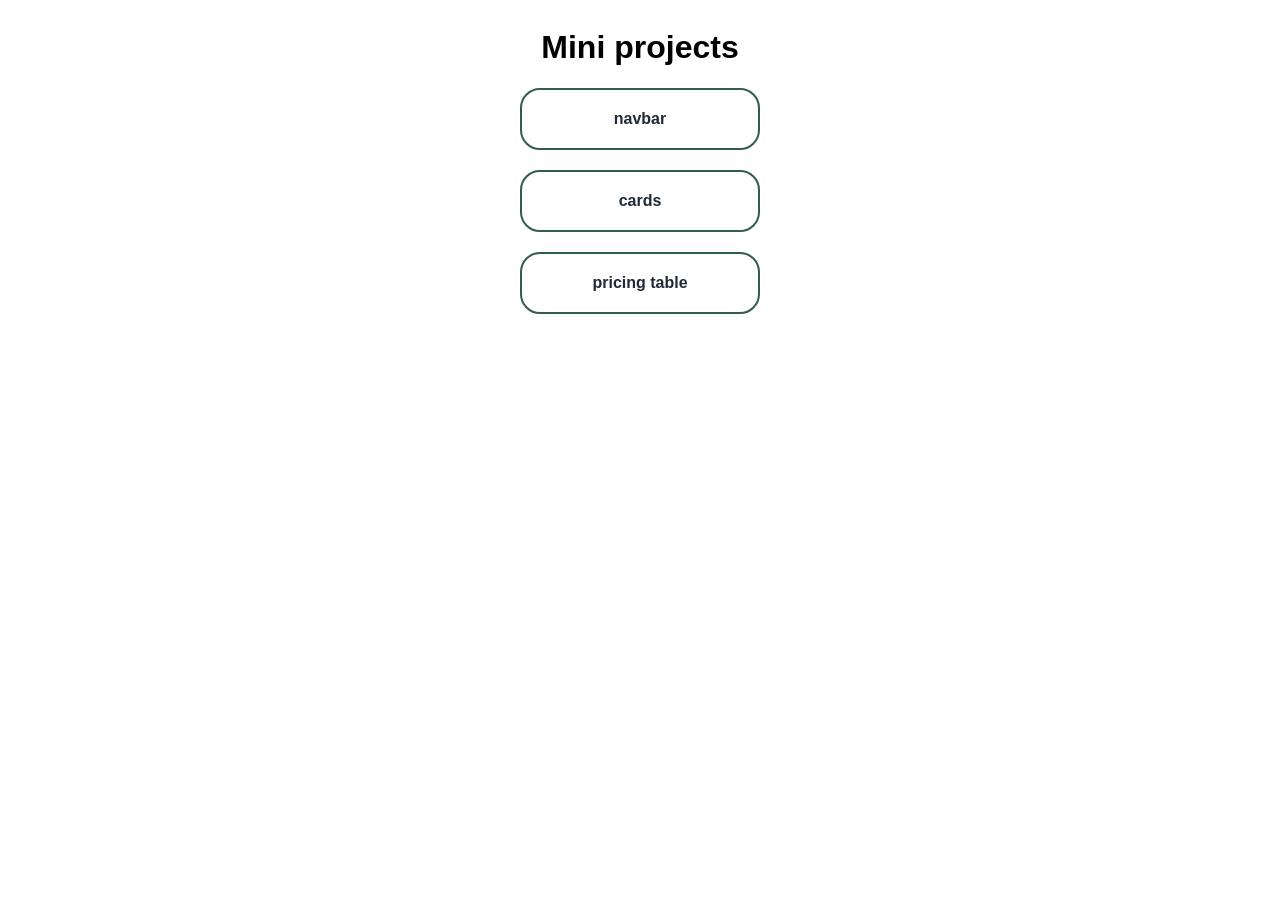
<file: index.html>
<!DOCTYPE html>
<html lang="en">
<head>
    <meta charset="UTF-8">
    <meta name="viewport" content="width=device-width, initial-scale=1.0">
    <link rel="stylesheet" href="style.css" />
    <title>Three layouts</title>
</head>
<body>
    <header class="header-mini-project">
        <h1>Mini projects</h1>
    </header>
    <nav class="links-mini-project">
        <a class="navbar" href="navbar.html">navbar</a>
        <a class="cards" href="cards.html">cards</a>
        <a class="pricing" href="pricing.html">pricing table</a>
    </nav>  
</body>
</html>
</file>
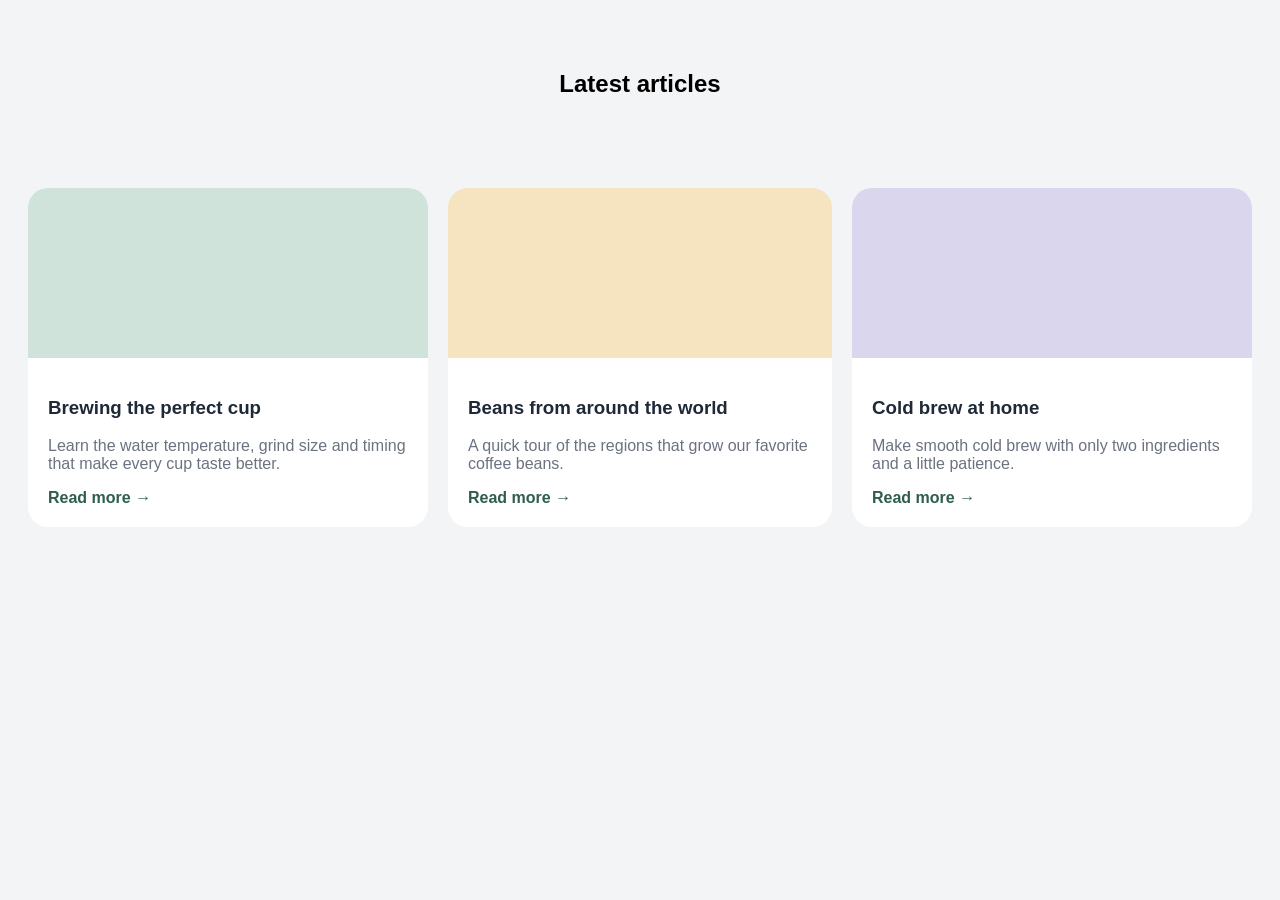
<file: cards.html>
<!DOCTYPE html>
<html lang="en">

<head>
    <meta charset="UTF-8">
    <meta name="viewport" content="width=device-width, initial-scale=1.0">
    <link rel="stylesheet" href="style.css"/>
    <title>card grid</title>
</head>

<body class="card-grid-body">
    <header class="card-grid-title">
        <h2 > Latest articles</h2>
    </header>
    <main>
        <div class="card-grid">
            <div class="card1">
                <div class="card-background1"></div>
                <div class="card-content1">
                <h3 class="card1-h3">Brewing the perfect cup</h3>
                <p class="card1-p">Learn the water temperature, grind size and timing that make every cup taste better.</p>
                <a class="card1-link" href="#">Read more →</a>
                </div>

            </div>
            <div class="card2">
                <div class="card-background2"></div>
                <div class="card-content2">
                <h3 class="card2-h3">Beans from around the world </h3>
                <p class="card2-p">A quick tour of the regions that grow our favorite coffee beans.</p>
                <a class="card2-link" href="#">Read more →</a>
                </div>
            </div>
            <div class="card3">
                <div class="card-background3"></div>
                <div class="card-content3">
                <h3 class="card3-h3">Cold brew at home</h3>
                <p class="card3-p">Make smooth cold brew with only two ingredients and a little patience.</p>
                <a class="card3-link" href="#">Read more →</a>
                </div>
            </div>
        </div>
    </main>
</body>

</html>
</file>
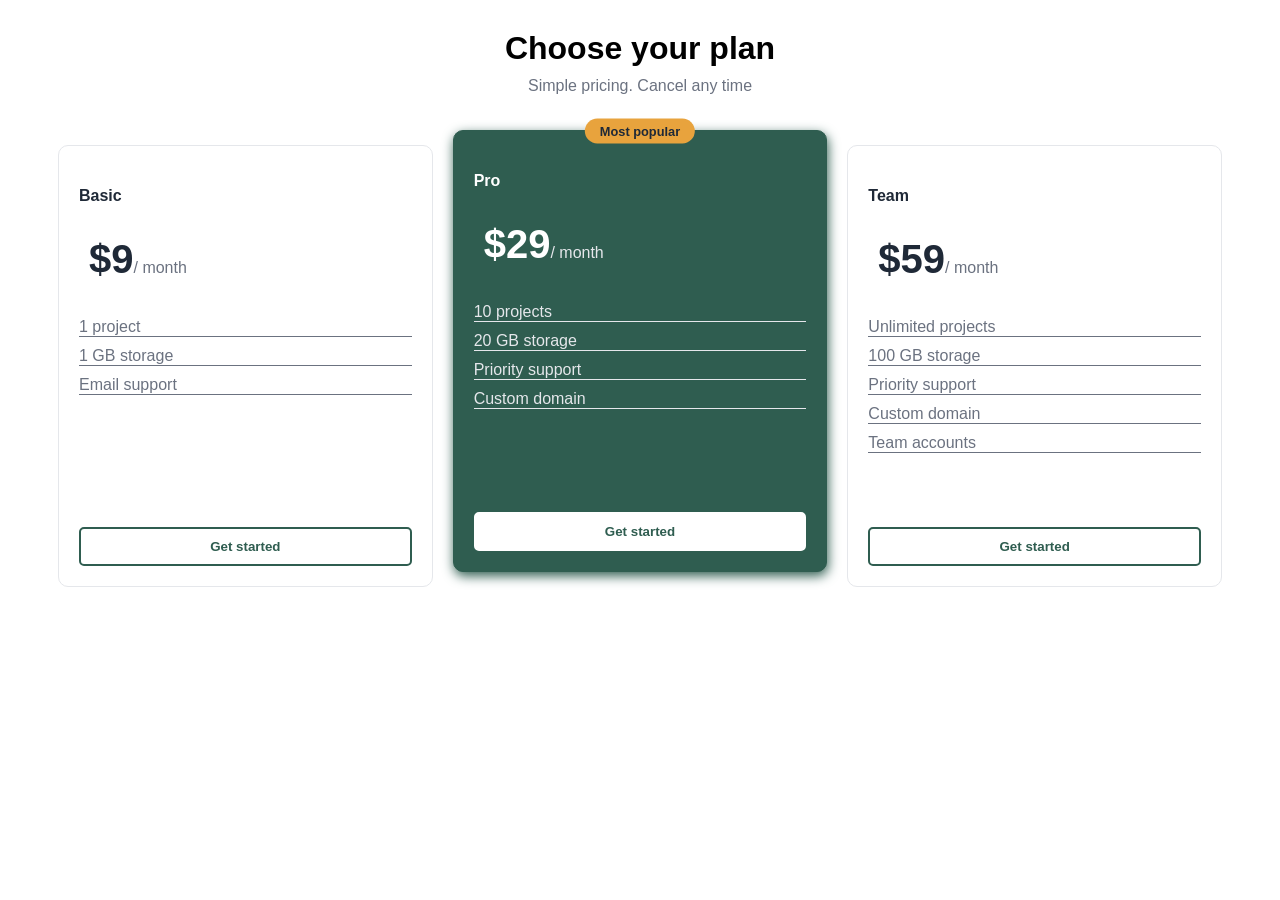
<file: pricing.html>
<!DOCTYPE html>
<html lang="en">

<head>
    <meta charset="UTF-8">
    <meta name="viewport" content="width=device-width, initial-scale=1.0">
    <link rel="stylesheet" href="style.css" />
    <title>pricing table</title>
</head>

<body class="pricing-table-body">
    <main>
        <header class="pricing-table-header">
            <h1 class="pricing-table-h2"> Choose your plan</h1>
            <p class="pricing-table-p">Simple pricing. Cancel any time</p>
        </header>
        <div class="pricing-tables">
            <div class="basic">
                <h4 class="basic-h4">Basic</h4>
                <p class="basic-p">
                    <span>$9</span>/ month
                </p>
                <ul class="basic-table">
                    <li>1 project</li>
                    <li>1 GB storage</li>
                    <li>Email support</li>
                </ul>
                <button class="basic-button">Get started</button>
            </div>
            <div class="most-popular">
                <span class="most-popular-span">Most popular</span>
                <h4 class="most-popular-h4">Pro</h4>
                <p class="most-popular-p">
                    <span>$29</span>/ month
                </p>
                <ul class="most-popular-table">
                    <li>10 projects</li>
                    <li>20 GB storage</li>
                    <li>Priority support</li>
                    <li>Custom domain</li>
                </ul>
                <button class="most-popular-button">Get started</button>
            </div>
            <div class="team">
                <h4 class="team-h4">Team</h4>
                <p class="team-p">
                    <span>$59</span>/ month</p>
                <ul class="team-table">
                    <li>Unlimited projects</li>
                    <li>100 GB storage</li>
                    <li>Priority support</li>
                    <li>Custom domain</li>
                    <li>Team accounts</li>
                </ul>
                <button class="team-button">Get started</button>
            </div>
        </div>
    </main>
</body>

</html>
</file>
<file: style.css>
body {
    font-family: Arial, Helvetica, sans-serif;

}

.container {
    display: flex;
    justify-content: space-between;
    align-items: center;
    margin: 10px 50px;
}

.child1 {
    display: flex;
    justify-content: space-between;
    gap: 10px;
}

.logo {
    background-color: #2f5d50;
    border-radius: 40px;
    font-size: 1.5rem;
    align-self: center;
    padding: 10px 15px;
    color: white;
}

.title {
    align-self: center;
    font-size: 1.5rem;
    color: #2f5d50;
}

.child2 a {
    color: #1f2937;
    padding: 0px 20px;
    font-size: 1rem;
    text-decoration: none;
}

.child2 button {
    background-color: #e8a33d;
    border: none;
    border-radius: 10px;
    padding: 10px 20px;
    font-size: 1rem;
    font-weight: bold;
}

.page {
    background-color: #f3f4f6;
}

@media (max-width:850px) {
    .container {
        display: grid;
        grid-template-columns: 1fr;

    }

    .child1 {
        justify-content: center;
    }

    .child2 {
        display: grid;
        flex-wrap: wrap;
        justify-content: center;
        gap: 10px;
    }

    .child2 button {
        grid-column: span 2;

    }
}

@media (max-width:375px) {
    .container {
        display: grid;
        grid-template-columns: 1fr;

    }

    .child1 {
        justify-content: center;
    }

    .child2 {
        display: grid;
        grid-template-columns: repeat(2, 1fr);
        flex-wrap: wrap;
        justify-content: center;
        gap: 10px;
    }

    .child2 button {
        grid-column: span 2;

    }

}

/* card grid*/

.card-grid-body {
    background-color: #f3f4f6;

}

.card-grid-title {
    display: flex;
    justify-content: center;
    margin: 50px;
}

.card-grid {
    display: flex;
    justify-content: center;
    padding: 20px;
    gap: 20px;


}

.card-background1 {
    height: 170px;
    background-color: #cfe3da;
    border-radius: 20px 20px 0px 0px;
    border-color: #e5e7eb;

}

.card-content1 {
    border-color: #e5e7eb;
    border-radius: 0px 0px 20px 20px;
    border-width: 50px;
    background-color: white;
    margin: 0px;
    padding: 20px;



}

.card1-h3 {
    color: #1f2937;
}

.card1-p {
    color: #6b7280;
    font-size: 1rem;
}

.card1 {
    max-width: 400px;
}

.card2 {
    max-width: 400px;
}

.card3 {
    max-width: 400px;
}

.card-background2 {
    height: 170px;
    background-color: #f6e3bf;
    border-radius: 20px 20px 0px 0px;
    border-color: #e5e7eb;


}

.card-content2 {
    border-color: #e5e7eb;
    border-radius: 0px 0px 20px 20px;
    border-width: 50px;
    background-color: white;
    margin: 0px;
    padding: 20px;
}

.card2-h3 {
    color: #1f2937;
}

.card2-p {
    color: #6b7280;
    font-size: 1rem;
}


.card-background3 {
    height: 170px;
    background-color: #d9d6ee;
    border-radius: 20px 20px 0px 0px;
    border-color: #e5e7eb;

}

.card-content3 {
    border-color: #e5e7eb;
    border-radius: 0px 0px 20px 20px;
    border-width: 50px;
    background-color: white;
    margin: 0px;
    padding: 20px;

}

.card3-h3 {
    color: #1f2937;
}

.card3-p {
    color: #6b7280;
    font-size: 1rem;
}

.card-grid a {
    color: #2f5d50;
    text-decoration: none;
    font-weight: bold;
}

@media (max-width: 768px) {
    .card-grid {
        display: flex;
        flex-direction: column;
        align-items: center;
        gap: 20px;
    }
}

/*pricing table*/

.pricing-table-header {
    display: flex;
    align-items: center;
    flex-direction: column;
    margin: 20px;
}

.pricing-tables {
    display: grid;
    grid-template-columns: repeat(3, 1fr);
    gap: 20px;
    margin: 40px 50px;
    align-items: center;
}

.pricing-table-h2 {
    margin: 10px;
    margin-bottom: 0px;
}

.pricing-table-p {
    font-size: 1rem;
    color: #6b7280;
    align-self: center;
    margin: 10px;
}

.basic {
    background-color: white;
    border-width: 1px;
    border-color: #e5e7eb;
    border-style: solid;
    border-radius: 10px;
    padding: 20px;
    min-height: 400px;
    display: flex;
    flex-direction: column;
}

.basic-h4 {
    font-weight: bolder;
    color: #1f2937;
    font-size: 1rem;
}

.basic-p {
    font-size: 1rem;
    color: #6b7280;
    margin: 10px;
}

.basic-table {
    color: #6b7280;
    list-style: none;
    padding: 0px;

}

.basic-table li {
    border-bottom: #e5e7eb;
    border-bottom: 0.5px solid;
    margin-bottom: 10px;
    margin-top: 10px;
}

.basic-button {
    background-color: white;
    border-style: solid;
    border-color: #2f5d50;
    border-width: 2px;
    border-radius: 5px;
    padding: 10px 100px;
    font-weight: bold;
    color: #2f5d50;
    margin-top: auto;
}

.team {
    background-color: white;
    border-width: 1px;
    border-color: #e5e7eb;
    border-style: solid;
    border-radius: 10px;
    padding: 20px;
    min-height: 400px;
    display: flex;
    flex-direction: column;
}

.team-h4 {
    font-weight: bolder;
    color: #1f2937;
    font-size: 1rem;
}

.team-p {
    font-size: 1rem;
    color: #6b7280;
    margin: 10px;
}

.team-table {
    color: #6b7280;
    list-style: none;
    padding: 0px;
}

.team-table li {
    border-bottom: #e5e7eb;
    border-bottom: 0.5px solid;
    margin-bottom: 10px;
    margin-top: 10px;
}

.team-button {
    background-color: white;
    border-style: solid;
    border-color: #2f5d50;
    border-width: 2px;
    border-radius: 5px;
    padding: 10px 100px;
    font-weight: bold;
    color: #2f5d50;
    margin-top: auto;
}

.basic-p span,
.team-p span {
    font-size: 40px;
    font-weight: bold;
    color: #1f2937;
}

.most-popular {
    background-color: #2f5d50;
    border-width: 1px;
    border-color: #2f5d50;
    border-style: solid;
    border-radius: 10px;
    padding: 20px;
    min-height: 400px;
    display: flex;
    flex-direction: column;
    transform: translateY(-15px);
    box-shadow: 1px 4px 12px #2f5d50;
    position: relative;
}

.most-popular-h4 {
    font-weight: bolder;
    color: white;
    font-size: 1rem;
}

.most-popular-p {
    font-size: 1rem;
    color: #e5e7eb;
    margin: 10px;
}

.most-popular-p span {
    font-size: 40px;
    font-weight: bold;
    color: white;
}

.most-popular li {
    border-bottom: #e5e7eb;
    border-bottom: 0.5px solid;
    margin-bottom: 10px;
    margin-top: 10px;
}

.most-popular-table {
    color: #e5e7eb;
    list-style: none;
    padding: 0px;
}

.most-popular-button {
    background-color: white;
    border-style: solid;
    border-color: white;
    border-width: 2px;
    border-radius: 5px;
    padding: 10px 100px;
    font-weight: bold;
    color: #2f5d50;
    margin-top: auto;
}

.most-popular-span {
    position: absolute;
    top: 0;
    left: 50%;
    transform: translate(-50%, -50%);
    background-color: #e8a33d;
    color: #1f2937;
    padding: 5px 15px;
    border-radius: 20px;
    font-size: 0.8rem;
    font-weight: bold;
}

@media (max-width: 768px) {
    .pricing-tables {
        display: grid;
        grid-template-columns: 1fr;
        gap: 20px;
        justify-self: center;
    }

    .most-popular {
        transform: none;
        box-shadow: none;
        order: 1;
    }

    .basic {
        order: 2;
    }

    .team {
        order: 3;
    }
}

/*mini project*/

.header-mini-project {
    display: flex;
    justify-content: center;
}

.links-mini-project {
    display: grid;
    justify-content: center;
    gap: 20px;
}

.links-mini-project a{
    text-decoration: none;
    border: solid #2f5d50 2px;
    border-radius: 20px;
    padding: 20px 70px;
    color: #1f2937;
    font-weight: bold;
    justify-items: center;
    text-align: center;
}
</file>
